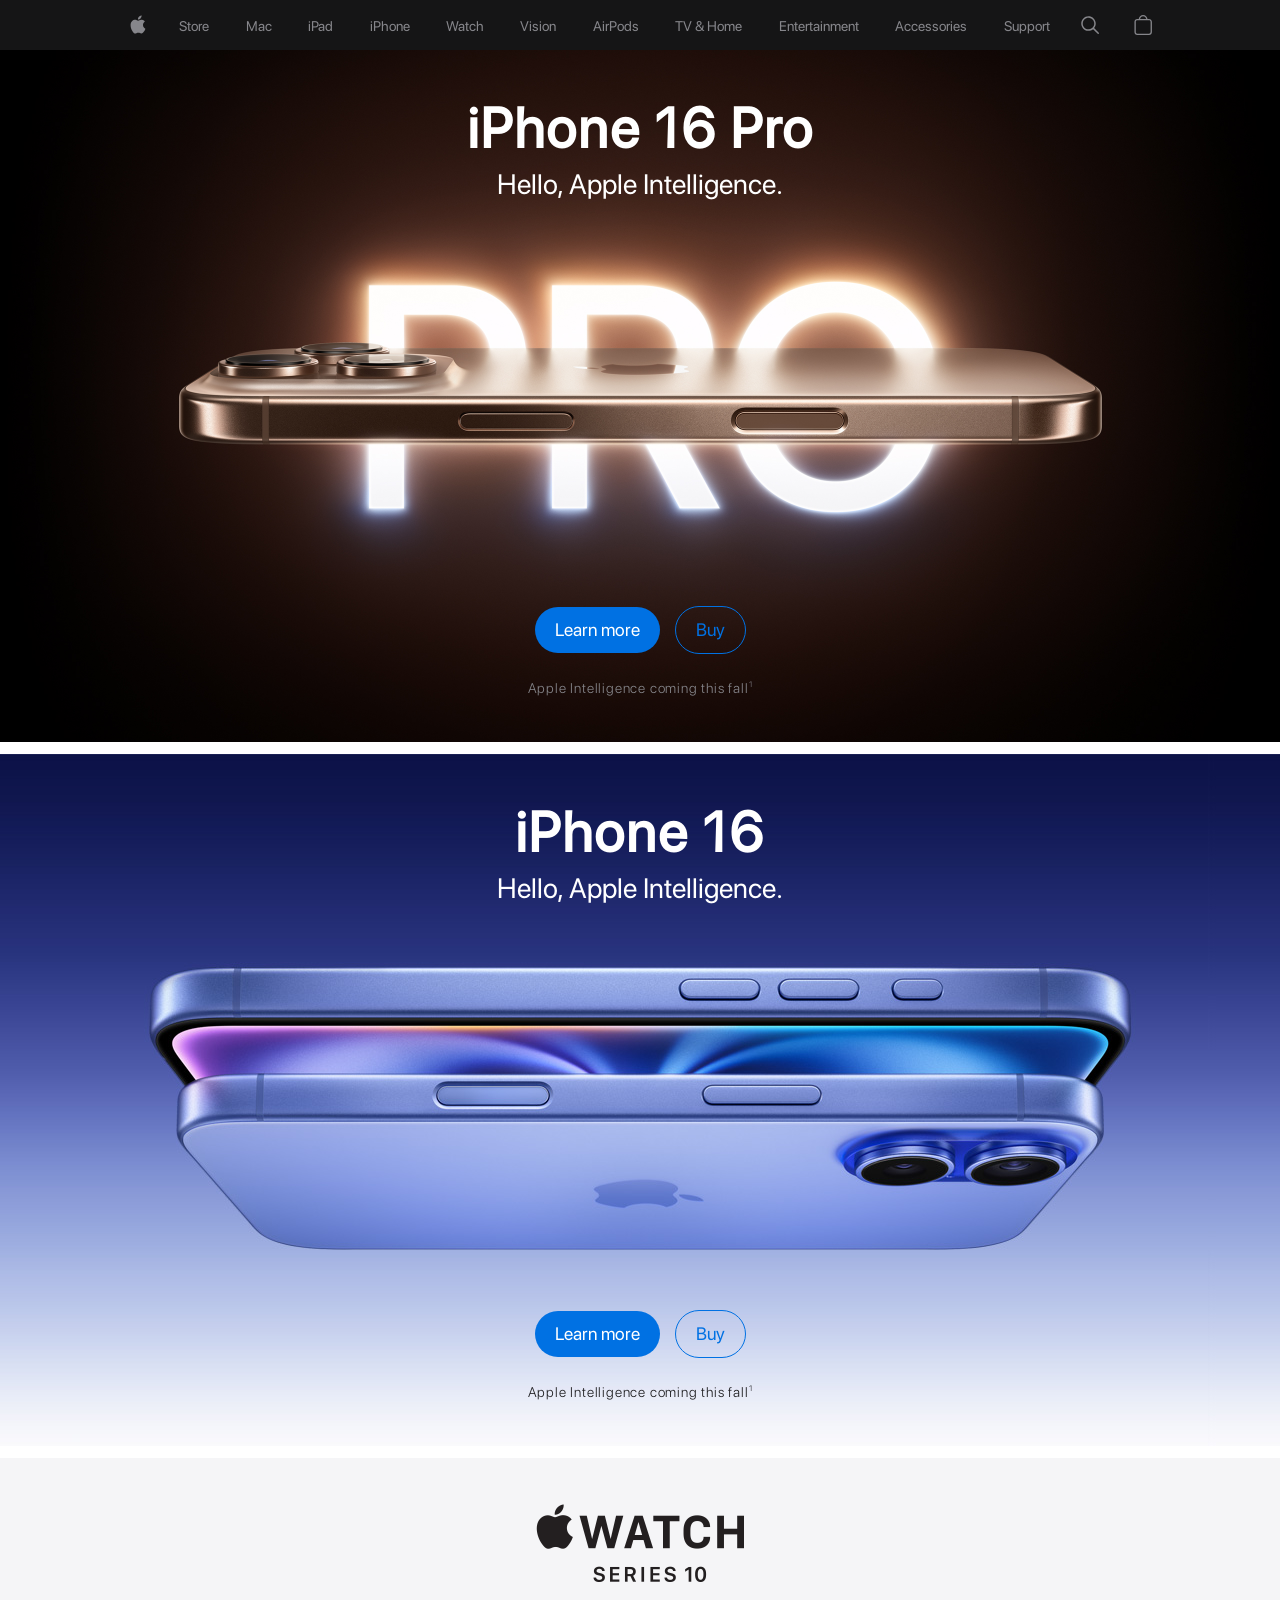
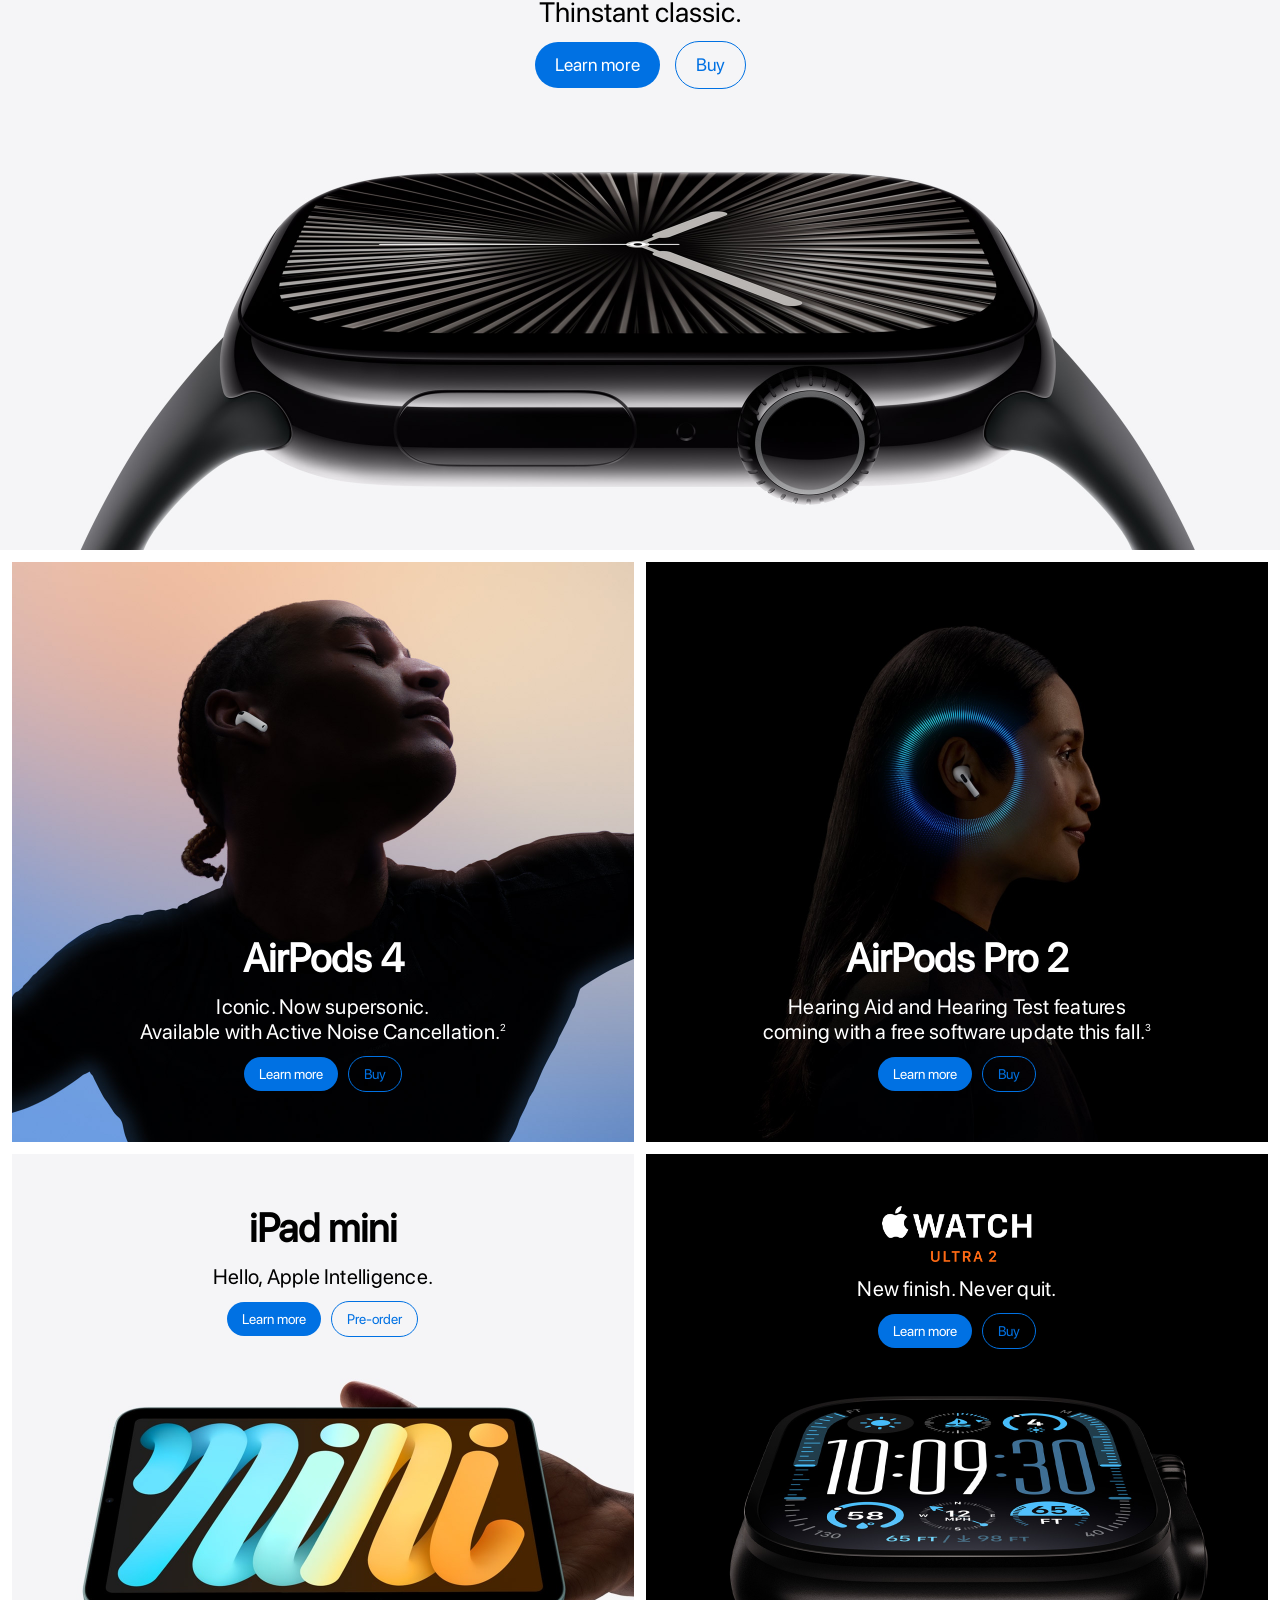
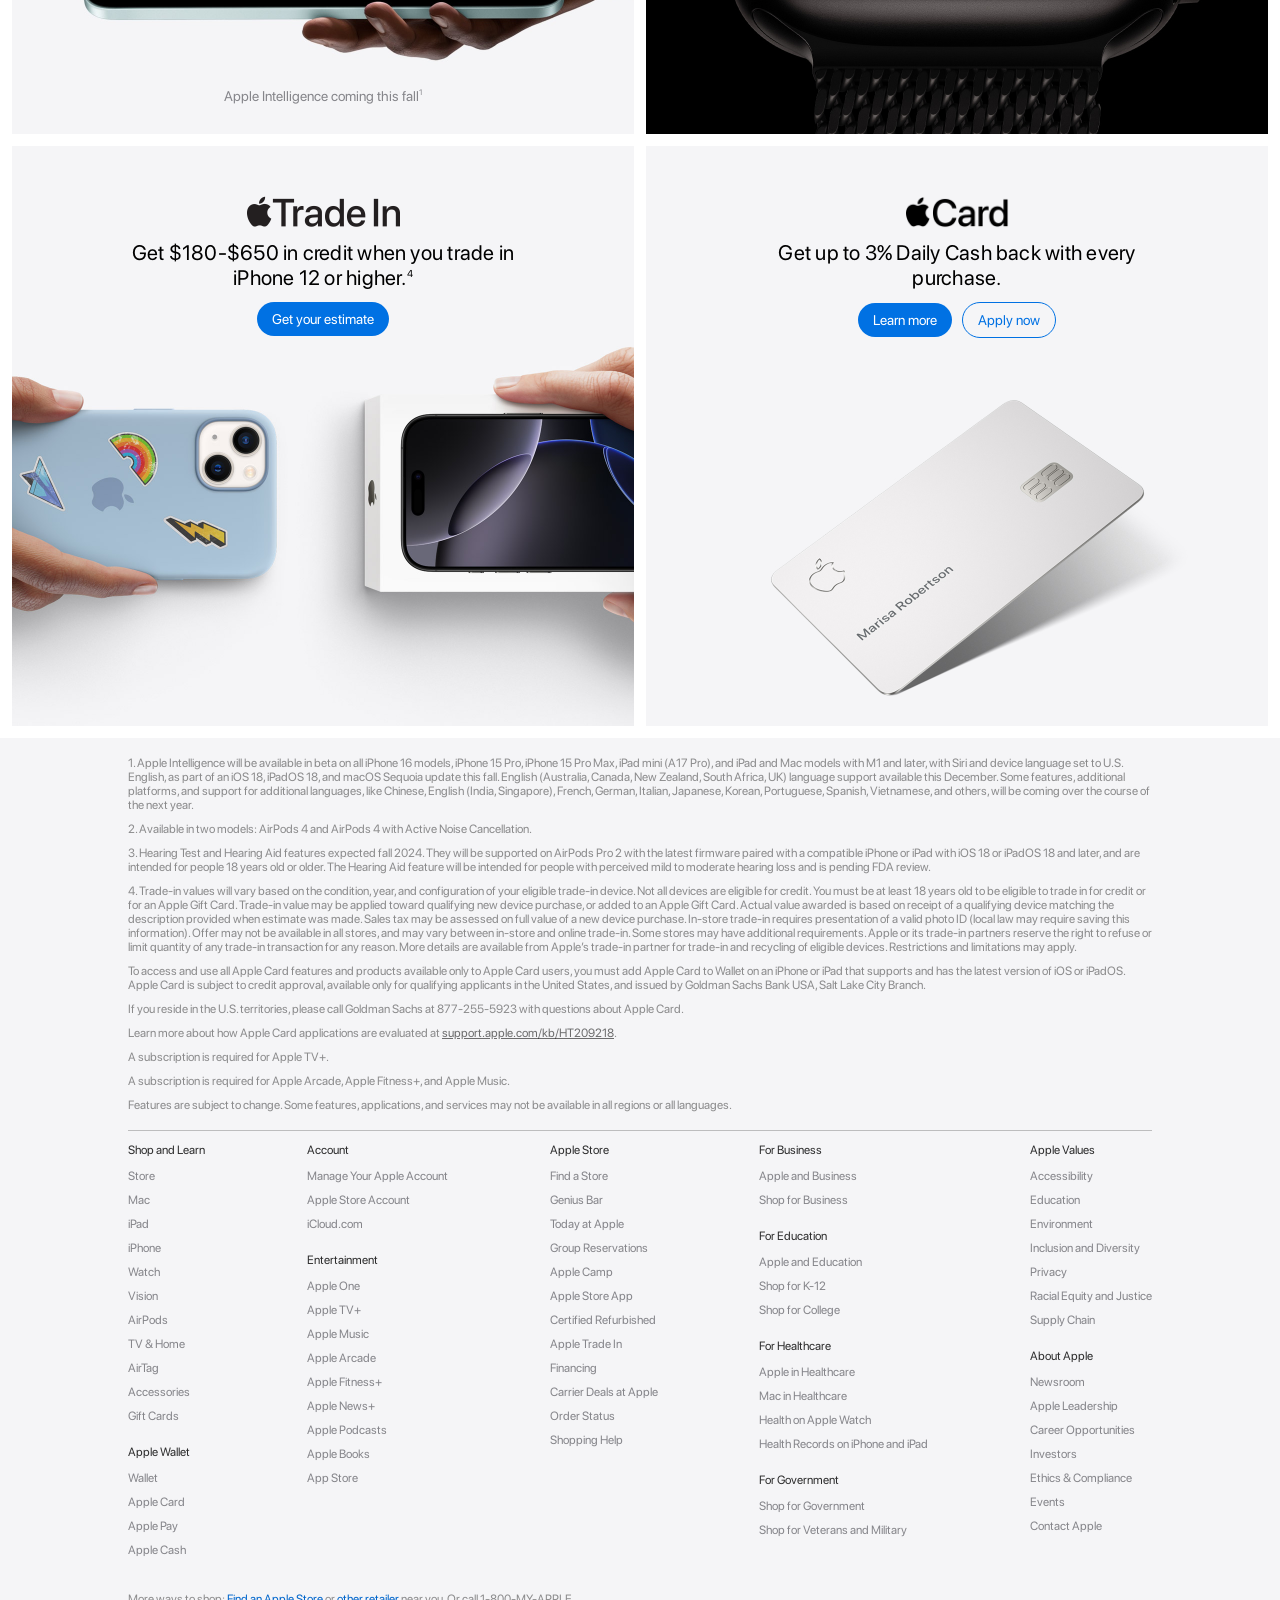
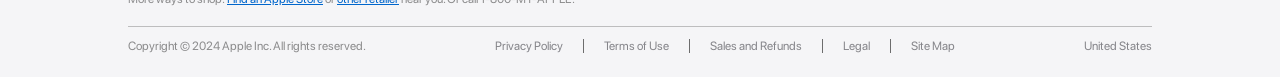
<file: index.html>
<!DOCTYPE html>
<html lang="en">
  <head>
    <meta charset="UTF-8" />
    <meta http-equiv="X-UA-Compatible" content="IE=edge" />
    <meta name="viewport" content="width=device-width, initial-scale=1.0" />
    <title>Apple</title>
    <link rel="stylesheet" href="style.css" />
  </head>
  <body>
    <header>
      <div class="container">
        <div class="header-wrapper">
          <a href="#" class="header-icon logo"> </a>
          <ul class="header-list">
            <li><a href="#" class="header-item">Store</a></li>
            <li><a href="#" class="header-item">Mac</a></li>
            <li><a href="#" class="header-item">iPad</a></li>
            <li><a href="#" class="header-item">iPhone</a></li>
            <li><a href="#" class="header-item">Watch</a></li>
            <li><a href="#" class="header-item">Vision</a></li>
            <li><a href="#" class="header-item">AirPods</a></li>
            <li><a href="#" class="header-item">TV & Home</a></li>
            <li><a href="#" class="header-item">Entertainment</a></li>
            <li><a href="#" class="header-item">Accessories</a></li>
            <li><a href="#" class="header-item">Support</a></li>
          </ul>
          <a href="#" class="header-icon loop"></a>
          <a href="#" class="header-icon bag"></a>
          <button class="burger">
            <div class="burger-row"></div>
            <div class="burger-row"></div>
          </button>
        </div>
      </div>
    </header>
    <section class="product-section">
      <div class="iphone-16-pro product-row">
        <div class="product-up">
          <h1 class="product-title">iPhone 16 Pro</h1>
          <p class="product-subtitle">Hello, Apple Intelligence.</p>
        </div>
        <div class="product-bottom">
          <div class="product-buttons">
            <a href="#" class="a-btn fill-btn blue">Learn more</a>
            <a href="#" class="a-btn outline-btn blue">Buy</a>
          </div>

          <p class="product-subtitle">
            Apple Intelligence coming this fall<sup>1</sup>
          </p>
        </div>
      </div>
      <div class="iphone-16 product-row">
        <div class="product-up">
          <h1 class="product-title">iPhone 16</h1>
          <p class="product-subtitle">Hello, Apple Intelligence.</p>
        </div>
        <div class="product-bottom">
          <div class="product-buttons">
            <a href="#" class="a-btn fill-btn blue">Learn more</a>
            <a href="#" class="a-btn outline-btn blue">Buy</a>
          </div>

          <p class="product-subtitle">
            Apple Intelligence coming this fall<sup>1</sup>
          </p>
        </div>
      </div>
      <div class="watch-series-10 product-row">
        <div class="watch-series-10-wrapper">
          <img
            src="images/hero_logo_apple_watch_series_10__dla4dkv1wfue_largetall_2x.png"
            alt=""
            class="watch-series-10-img"
          />
          <p class="product-subtitle">Thinstant classic.</p>
          <div class="product-buttons">
            <a href="#" class="a-btn fill-btn blue">Learn more</a>
            <a href="#" class="a-btn outline-btn blue">Buy</a>
          </div>
        </div>
      </div>
    </section>
    <section class="mini-section">
      <div class="AirPods-4 mini-product mini-bottom">
        <div class="mini-product-wrapper">
          <h2 class="mini-product-title">AirPods 4</h2>
          <p class="mini-product-subtitle">
            Iconic. Now supersonic. Available&nbsp;with&nbsp;Active Noise
            Cancellation.<sup>2</sup>
          </p>
          <div class="product-buttons">
            <a href="#" class="a-btn fill-btn blue">Learn more</a>
            <a href="#" class="a-btn outline-btn blue">Buy</a>
          </div>
        </div>
      </div>
      <div class="AirPods-Pro-2 mini-product mini-bottom">
        <div class="mini-product-wrapper">
          <h2 class="mini-product-title">AirPods&nbsp;Pro&nbsp;2</h2>
          <p class="mini-product-subtitle">
            Hearing&nbsp;Aid and Hearing&nbsp;Test features coming with a free
            software update this fall.<sup>3</sup>
          </p>
          <div class="product-buttons">
            <a href="#" class="a-btn fill-btn blue">Learn more</a>
            <a href="#" class="a-btn outline-btn blue">Buy</a>
          </div>
        </div>
      </div>
      <div class="iPad-mini mini-product mini-space-btw">
        <div class="mini-product-wrapper">
          <h2 class="mini-product-title">iPad mini</h2>
          <p class="mini-product-subtitle">Hello, Apple Intelligence.</p>
          <div class="product-buttons">
            <a href="#" class="a-btn fill-btn blue">Learn more</a>
            <a href="#" class="a-btn outline-btn blue">Pre-order</a>
          </div>
        </div>
        <p class="product-subtitle">
          Apple Intelligence coming this fall<sup>1</sup>
        </p>
      </div>
      <div class="watch-ultra-2 mini-product mini-space-btw">
        <div class="mini-product-wrapper">
          <img
            src="images/promo_logo_apple_watch_ultra2__ggg2x39rsvqu_large_2x.png"
            alt=""
          />
          <p class="mini-product-subtitle">New finish. Never quit.</p>
          <div class="product-buttons">
            <a href="#" class="a-btn fill-btn blue">Learn more</a>
            <a href="#" class="a-btn outline-btn blue">Buy</a>
          </div>
        </div>
      </div>
      <div class="trade-in mini-product mini-space-btw">
        <div class="mini-product-wrapper">
          <img
            src="images/promo_logo_iphone_tradein__7y3gtai5az66_large_2x.png"
            alt=""
          />
          <p class="mini-product-subtitle">
            Get $180-$650 in credit when you trade in iPhone&nbsp;12 or
            higher.<sup>4</sup>
          </p>
          <a href="#" class="a-btn fill-btn blue">Get your estimate</a>
        </div>
      </div>
      <div class="apple-card mini-product mini-space-btw">
        <div class="mini-product-wrapper">
          <img src="images/logo__dcojfwkzna2q_large_2x.png" alt="" />
          <p class="mini-product-subtitle">
            Get up to 3% Daily&nbsp;Cash back with every purchase.
          </p>
          <div class="product-buttons">
            <a href="#" class="a-btn fill-btn blue">Learn more</a>
            <a href="#" class="a-btn outline-btn blue">Apply now</a>
          </div>
        </div>
      </div>
    </section>
    <footer>
      <div class="container">
        <ul class="vocabulary">
          <li>
            1. Apple Intelligence will be available in beta on all iPhone 16
            models, iPhone 15 Pro, iPhone 15 Pro Max, iPad mini (A17 Pro), and
            iPad and Mac models with M1 and later, with Siri and device language
            set to U.S. English, as part of an iOS 18, iPadOS 18, and macOS
            Sequoia update this fall. English (Australia, Canada, New Zealand,
            South Africa, UK) language support available this December. Some
            features, additional platforms, and support for additional
            languages, like Chinese, English (India, Singapore), French, German,
            Italian, Japanese, Korean, Portuguese, Spanish, Vietnamese, and
            others, will be coming over the course of the next year.
          </li>
          <li>
            2. Available in two models: AirPods 4 and AirPods 4 with Active
            Noise Cancellation.
          </li>
          <li>
            3. Hearing Test and Hearing Aid features expected fall 2024. They
            will be supported on AirPods Pro 2 with the latest firmware paired
            with a compatible iPhone or iPad with iOS 18 or iPadOS 18 and later,
            and are intended for people 18 years old or older. The Hearing Aid
            feature will be intended for people with perceived mild to moderate
            hearing loss and is pending FDA review.
          </li>
          <li>
            4. Trade-in values will vary based on the condition, year, and
            configuration of your eligible trade-in device. Not all devices are
            eligible for credit. You must be at least 18 years old to be
            eligible to trade in for credit or for an Apple Gift Card. Trade-in
            value may be applied toward qualifying new device purchase, or added
            to an Apple Gift Card. Actual value awarded is based on receipt of a
            qualifying device matching the description provided when estimate
            was made. Sales tax may be assessed on full value of a new device
            purchase. In-store trade-in requires presentation of a valid photo
            ID (local law may require saving this information). Offer may not be
            available in all stores, and may vary between in-store and online
            trade-in. Some stores may have additional requirements. Apple or its
            trade-in partners reserve the right to refuse or limit quantity of
            any trade-in transaction for any reason. More details are available
            from Apple’s trade-in partner for trade-in and recycling of eligible
            devices. Restrictions and limitations may apply.
          </li>
          <li>
            To access and use all Apple Card features and products available
            only to Apple Card users, you must add Apple Card to Wallet on an
            iPhone or iPad that supports and has the latest version of iOS or
            iPadOS. Apple Card is subject to credit approval, available only for
            qualifying applicants in the United States, and issued by Goldman
            Sachs Bank USA, Salt Lake City Branch.
          </li>
          <li>
            If you reside in the U.S. territories, please call Goldman Sachs at
            877-255-5923 with questions about Apple Card.
          </li>
          <li>
            Learn more about how Apple Card applications are evaluated at
            <a href="#">support.apple.com/kb/HT209218</a>.
          </li>
          <li>A subscription is required for Apple TV+.</li>

          <li>
            A subscription is required for Apple Arcade, Apple Fitness+, and
            Apple Music.
          </li>
          <li>
            Features are subject to change. Some features, applications, and
            services may not be available in all regions or all languages.
          </li>
        </ul>
        <div class="footer-nav">
          <nav class="footer-nav-wrapper">
            <div class="footer-nav-column">
              <div class="shop-and-learn footer-cat">
                <h3 class="footer-column-h">Shop and Learn</h3>
                <ul class="footer-column-items">
                  <li><a href="#">Store</a></li>
                  <li><a href="#">Mac</a></li>
                  <li><a href="#">iPad</a></li>
                  <li><a href="#">iPhone</a></li>
                  <li><a href="#">Watch</a></li>
                  <li><a href="#">Vision</a></li>
                  <li><a href="#">AirPods</a></li>
                  <li><a href="#">TV & Home</a></li>
                  <li><a href="#">AirTag</a></li>
                  <li><a href="#">Accessories</a></li>
                  <li><a href="#">Gift Cards</a></li>
                </ul>
              </div>
              <div class="apple-wallet footer-cat">
                <h3 class="footer-column-h">Apple Wallet</h3>
                <ul class="footer-column-items">
                  <li><a href="#">Wallet </a></li>
                  <li><a href="#">Apple Card</a></li>
                  <li><a href="#">Apple Pay</a></li>
                  <li><a href="#">Apple Cash</a></li>
                </ul>
              </div>
            </div>
            <div class="footer-nav-column">
              <div class="account footer-cat">
                <h3 class="footer-column-h">Account</h3>
                <ul class="footer-column-items">
                  <li><a href="#">Manage Your Apple Account</a></li>
                  <li><a href="#">Apple Store Account</a></li>
                  <li><a href="#">iCloud.com</a></li>
                </ul>
              </div>
              <div class="entertainment footer-cat">
                <h3 class="footer-column-h">Entertainment</h3>
                <ul class="footer-column-items">
                  <li><a href="#">Apple One</a></li>
                  <li><a href="#">Apple TV+</a></li>
                  <li><a href="#">Apple Music</a></li>
                  <li><a href="#">Apple Arcade</a></li>
                  <li><a href="#">Apple Fitness+</a></li>
                  <li><a href="#">Apple News+</a></li>
                  <li><a href="#">Apple Podcasts</a></li>
                  <li><a href="#">Apple Books</a></li>
                  <li><a href="#">App Store</a></li>
                </ul>
              </div>
            </div>
            <div class="footer-nav-column">
              <div class="apple-store footer-cat">
                <h3 class="footer-column-h">Apple Store</h3>
                <ul class="footer-column-items">
                  <li><a href="#">Find a Store</a></li>
                  <li><a href="#">Genius Bar</a></li>
                  <li><a href="#">Today at Apple</a></li>
                  <li><a href="#">Group Reservations</a></li>
                  <li><a href="#">Apple Camp</a></li>
                  <li><a href="#">Apple Store App</a></li>
                  <li><a href="#">Certified Refurbished</a></li>
                  <li><a href="#">Apple Trade In</a></li>
                  <li><a href="#">Financing</a></li>
                  <li><a href="#">Carrier Deals at Apple</a></li>
                  <li><a href="#">Order Status</a></li>
                  <li><a href="#">Shopping Help</a></li>
                </ul>
              </div>
            </div>
            <div class="footer-nav-column">
              <div class="for-business footer-cat">
                <h3 class="footer-column-h">For Business</h3>
                <ul class="footer-column-items">
                  <li><a href="#">Apple and Business</a></li>
                  <li><a href="#">Shop for Business</a></li>
                </ul>
              </div>
              <div class="for-education footer-cat">
                <h3 class="footer-column-h">For Education</h3>
                <ul class="footer-column-items">
                  <li><a href="#">Apple and Education</a></li>
                  <li><a href="#">Shop for K-12</a></li>
                  <li><a href="#">Shop for College</a></li>
                </ul>
              </div>
              <div class="for-healthcare footer-cat">
                <h3 class="footer-column-h">For Healthcare</h3>
                <ul class="footer-column-items">
                  <li><a href="#">Apple in Healthcare</a></li>
                  <li><a href="#">Mac in Healthcare</a></li>
                  <li><a href="#">Health on Apple Watch</a></li>
                  <li><a href="#">Health Records on iPhone and iPad</a></li>
                </ul>
              </div>
              <div class="for-government footer-cat">
                <h3 class="footer-column-h">For Government</h3>
                <ul class="footer-column-items">
                  <li><a href="#">Shop for Government</a></li>
                  <li><a href="#">Shop for Veterans and Military</a></li>
                </ul>
              </div>
            </div>
            <div class="footer-nav-column">
              <div class="apple-values footer-cat">
                <h3 class="footer-column-h">Apple Values</h3>
                <ul class="footer-column-items">
                  <li><a href="#">Accessibility</a></li>
                  <li><a href="#">Education</a></li>
                  <li><a href="#">Environment</a></li>
                  <li><a href="#">Inclusion and Diversity</a></li>
                  <li><a href="#">Privacy</a></li>
                  <li><a href="#">Racial Equity and Justice</a></li>
                  <li><a href="#">Supply Chain </a></li>
                </ul>
              </div>
              <div class="about-apple footer-cat">
                <h3 class="footer-column-h">About Apple</h3>
                <ul class="footer-column-items">
                  <li><a href="#">Newsroom</a></li>
                  <li><a href="#">Apple Leadership</a></li>
                  <li><a href="#">Career Opportunities</a></li>
                  <li><a href="#">Investors</a></li>
                  <li><a href="#">Ethics & Compliance</a></li>
                  <li><a href="#">Events</a></li>
                  <li><a href="#">Contact Apple</a></li>
                </ul>
              </div>
            </div>
          </nav>
          <p class="more-ways">
            More ways to shop: <a href="#">Find an Apple Store</a> or
            <a href="#">other retailer</a> near you. Or call 1-800-MY-APPLE.
          </p>
        </div>
        <div class="footer-bottom">
          <p>Copyright © 2024 Apple Inc. All rights reserved.</p>
          <ul class="footer-bottom-wrapper" >
            <li><a href="#">Privacy Policy</a></li>
            <li><a href="#">Terms of Use</a></li>
            <li><a href="#">Sales and Refunds</a></li>
            <li><a href="#">Legal</a></li>
            <li><a href="#">Site Map</a></li>
          </ul>
          <a href="#">United States</a>
        </div>
      </div>
    </footer>
    <script src="script.js"></script>
  </body>
</html>
</file>
<file: style.css>
@font-face {
  font-family: "SF-Pro-Display";
  src: url(fonts/SF-Pro-Display-Regular.otf);
}
@font-face {
  font-family: "SF-Pro-Display light";
  src: url(fonts/SF-Pro-Display-Light.otf);
}

body {
  margin: 0;
  padding: 0;
  font-family: "SF-Pro-Display";
}
body::before {
  display: block;
  height: 50px;
  width: 100%;
  content: "";
  background-color: #181818;
}
.container {
  max-width: 1024px;
  margin: 0 auto;
  padding: 0 10px;
}
header {
  position: fixed;
  width: 100%;
  top: 0;
  left: 0;
  background-color: rgba(22, 22, 23, 0.8);
  backdrop-filter: blur(6px);
}

a {
  text-decoration: none;
  color: #86868b;
}
.a-btn {
  padding: 10px 20px;
  border-radius: 30px;
  font-size: 18px;
  font-weight: 400;
  line-height: 1.43;
  transition: 0.2s color ease-in-out, 0.2s background ease-in-out;
}
.fill-btn.blue {
  background-color: #0071e3;
  color: white;
}
.fill-btn.white {
  background-color: white;
  color: black;
}
.fill-btn.blue:hover {
  background-color: #0058b1;
}
.outline-btn.blue {
  background-color: transparent;
  border: #0071e3 solid 1.5px;
  color: #0071e3;
}
.outline-btn.blue:hover {
  background-color: #0071e3;
  color: white;
}
.header-wrapper {
  display: flex;
  justify-content: space-between;
  align-items: center;
  height: 50px;
}
.header-list {
  display: flex;
  width: 85%;
  align-items: center;
  justify-content: space-between;
  list-style-type: none;
  padding: 0;
  margin: 0;
}
.burger {
  background: none;
  display: none;
  align-items: center;
  flex-direction: column;
  justify-content: center;
  grid-gap: 6px;
  width: 30px;
  aspect-ratio: 1;
  position: relative;
  border: none;
}
.burger-row {
  position: absolute;
  width: 100%;
  height: 2.5px;
  border-radius: 30px;
  background-color: #86868b;
  transition: transform 0.25s ease-in-out;
}
.burger-row:first-child {
  top: 30%;
}
.burger-row:last-child {
  top: 60%;
}
.burger.active .burger-row:first-child {
  top: auto;
  transform: rotate(45deg);
}
.burger.active .burger-row:last-child {
  top: auto;
  transform: rotate(-45deg);
}
.header-item {
  font-size: 14px;
  font-weight: 300;
  transition: 0.2s color ease-in-out;
}
.header-item:hover {
  color: white;
}
.header-icon {
  width: 20px;
  aspect-ratio: 1;
  background-position: center;
  background-size: contain;
  background-repeat: no-repeat;
  transition: 0.2s background ease-in-out;
}
.logo {
  background-image: url(images/logo\ unactive.svg);
}
.logo:hover {
  background-image: url(images/logo.svg);
}
.loop {
  background-image: url(images/loop\ unactive.svg);
}
.loop:hover {
  background-image: url(images/loop.svg);
}
.bag {
  background-image: url(images/bag\ unactive.svg);
}
.bag:hover {
  background-image: url(images/bag.svg);
}

.product-section {
  display: grid;
  grid-auto-flow: row;
  grid-auto-rows: 692px;
  grid-gap: 12px;
  width: 100%;
  text-align: center;
}

.product-row {
  padding: 45px 0;
  display: flex;
  flex-direction: column;
  justify-content: space-between;
}
.iphone-16-pro {
  background-image: url(images/hero-phone16pro.jpg);
}
.iphone-16 {
  background-image: url(images/hero_iphone16.jpg);
}
.watch-series-10 {
  background-image: url(images/hero_apple_watch_series_10_avail_lte__esu66gaw6dci_largetall_2x.jpg);
}
.watch-series-10-wrapper {
  display: flex;
  flex-direction: column;
  align-items: center;
  text-align: center;
  grid-gap: 12px;
  width: 100%;
}
.watch-series-10 p {
  color: black;
}
.watch-series-10-img {
  height: 80px;
}
.iphone-16-pro,
.iphone-16,
.watch-series-10 {
  display: flex;
  flex-direction: column;
  align-items: center;
  background-position: center;
  background-size: cover;
  background-repeat: no-repeat;
}
.product-title {
  color: white;
  font-size: 56px;
  letter-spacing: 2px;
  margin: 0 0 5px;
}
.product-subtitle {
  color: white;
  font-size: 28px;
  margin: 0;
}
.iphone-16 .product-bottom .product-subtitle {
  color: #1d1d1f;
}
.product-bottom {
  display: flex;
  flex-direction: column;
  justify-content: center;
  align-items: center;
}
.product-bottom .product-subtitle {
  font-size: 14px;
  font-family: "SF-Pro-Display light";
  letter-spacing: 0.8px;
  line-height: 1.3;
  margin-top: 25px;
  color: #86868b;
}
.product-subtitle sup {
  font-size: 8px;
}
.product-buttons {
  display: flex;
  grid-gap: 15px;
  align-items: center;
  justify-content: center;
}

.mini-section {
  padding: 12px;
  display: grid;
  grid-template-columns: repeat(2, 1fr);
  grid-auto-rows: 580px;
  grid-gap: 12px;
}
.AirPods-4 {
  background-image: url(images/promo_airpods_4_avail__bl22kvpg6ez6_large_2x.jpg);
}
.AirPods-Pro-2 {
  background-image: url(images/promo_airpods_pro_2_avail__vkitqi3okwie_large_2x.jpg);
}
.iPad-mini {
  background-image: url(images/promo_ipad_mini_announce__dnt5vgkh34uq_large_2x.jpg);
}
.watch-ultra-2 {
  background-image: url(images/promo_apple_watch_ultra2_avail__dyawbjw9cowi_large_2x.jpg);
}
.trade-in {
  background-image: url(images/promo_iphone_tradein__bugw15ka691e_large_2x.jpg);
}
.apple-card {
  background-image: url(images/promo_apple_card__5cm7draujpey_large_2x.jpg);
}
.mini-product {
  display: flex;
  flex-direction: column;
  align-items: center;
  text-align: center;
  background-position: center;
  background-size: cover;
  background-repeat: no-repeat;
  color: white;
}
.mini-product.iPad-mini,
.mini-product.trade-in,
.mini-product.apple-card {
  color: black;
}
.mini-product .a-btn {
  padding: 7px 15px;
  font-size: 14px;
}
.mini-product .product-subtitle {
  color: #86868b;
  font-size: 14px;
  padding-bottom: 30px;
}
.mini-product .product-buttons {
  grid-gap: 10px;
}
.mini-product-wrapper {
  max-width: 395px;
  display: flex;
  align-items: center;
  flex-direction: column;
  grid-gap: 12px;
  padding: 0 0 50px;
}
.mini-space-btw .mini-product-wrapper {
  padding: 0;
  padding-top: 50px;
}
.mini-product-title {
  margin: 0;
  font-size: 40px;
}
.mini-product-subtitle {
  margin: 0;
  font-size: 21px;
  letter-spacing: 0.011em;
}
.mini-product-subtitle sup {
  font-size: 10px;
}
.mini-bottom {
  justify-content: end;
}
.mini-space-btw {
  justify-content: space-between;
}
.watch-ultra-2 img {
  height: 60px;
}
.trade-in img,
.apple-card img {
  height: 32px;
}

footer {
  background-color: #f5f5f7;
  width: 100%;
  font-size: 12px;
  color: #0000006e;
}
.footer-nav {
  border-bottom: solid 1px #0000003b;
}
footer a:hover {
  text-decoration: underline;
}
.footer-nav-wrapper {
  display: flex;
  justify-content: space-between;
}
.vocabulary {
  font-size: 12px;
  list-style-type: none;
  margin: 0;
  padding: 0;
  border-bottom: solid 1px #0000003b;
  padding: 18px 0 8px;
}
.vocabulary a {
  color: #0000008e;
  text-decoration: underline;
}
.vocabulary li {
  padding-bottom: 10px;
}
.footer-nav-column {
  display: flex;
  flex-direction: column;
  grid-gap: 10px;
}
.footer-column-h {
  font-size: 12px;
  color: #000000d0;
  font-weight: normal;
}
.footer-column-items {
  display: flex;
  flex-direction: column;
  padding: 0;
  margin: 0;
  list-style-type: none;
  font-size: 12px;
  grid-gap: 10px;
}
.more-ways {
  margin: 0;
  padding: 35px 0 20px;
}
.more-ways a {
  color: #0066cc;
  text-decoration: underline;
}
.footer-bottom {
  display: flex;
  align-items: center;
  justify-content: space-between;
  padding-bottom: 12px;
}
.footer-bottom-wrapper {
  margin: 0;
  padding: 0;
  display: flex;
  align-items: center;
  justify-content: space-between;
  list-style-type: none;
}
.footer-bottom-wrapper li {
  padding: 0 20px;
}
.footer-bottom-wrapper li:not(:last-child) {
  border-right: solid 1px #0000008e;
}
@media (max-width: 1024px) {
  .container {
    max-width: 768px;
  }
  .iphone-16-pro {
    background-image: url(images/hero_iphone16pro_2x.jpg);
  }
  .iphone-16 {
    background-image: url(images/hero_iphone16_2x.jpg);
  }
  .watch-series-10 {
    background-image: url(images/hero_apple_watch_series_10_2x.jpg);
  }
  .AirPods-4 {
    background-image: url(images/promo_airpods_4_2x.jpg);
  }
  .AirPods-Pro-2 {
    background-image: url(images/promo_airpods_pro_2_2x.jpg);
  }
  .iPad-mini {
    background-image: url(images/promo_ipad_mini_announce_2x.jpg);
  }
  .watch-ultra-2 {
    background-image: url(images/promo_apple_watch_ultra2_avail__dyawbjw9cowi_medium_2x.jpg);
  }
  .trade-in {
    background-image: url(images/promo_iphone_tradein_2x.jpg);
  }
  .apple-card {
    background-image: url(images/promo_apple_card_2x.jpg);
  }
}
@media (max-width: 840px) {
  .burger {
    display: flex;
  }
  .iphone-16-pro {
    background-image: url(images/hero_iphone16pro_mob.jpg);
  }
  .iphone-16 {
    background-image: url(images/hero_iphone16_mob.jpg);
  }
  .watch-series-10 {
    background-image: url(images/hero_apple_watch_series_10_mob.jpg);
  }
  .AirPods-4 {
    background-image: url(images/promo_airpods_4_2x.jpg);
  }
  .AirPods-Pro-2 {
    background-image: url(images/promo_airpods_pro_2_2x.jpg);
  }
  .iPad-mini {
    background-image: url(images/promo_ipad_mini_announce_2x.jpg);
  }
  .watch-ultra-2 {
    background-image: url(images/promo_apple_watch_ultra2_avail__dyawbjw9cowi_medium_2x.jpg);
  }
  .trade-in {
    background-image: url(images/promo_iphone_tradein_2x.jpg);
  }
  .apple-card {
    background-image: url(images/promo_apple_card_2x.jpg);
  }
  .header-list {
    position: fixed;
    top: -100vh;
    left: 0;
    width: 100%;
    height: calc(100vh - 50px);
    align-items: start;
    flex-direction: column;
    background-color: #161617;
    justify-content: start;
    grid-gap: 20px;
    transition: 1s ease-in-out top, 0.8s ease-in-out opacity;
    padding: 50px 50px 0;
    backdrop-filter: blur(10px);
    opacity: 0.9;
  }
  .header-list.active {
    top: 0;
    opacity: 1;
  }
  .header-item {
    font-size: 30px;
    color: white;
  }
  .footer-nav-wrapper {
    flex-direction: column;
  }
  .vocabulary {
    font-size: 14px;
  }
  .footer-column-items {
    height: 0;
    overflow: hidden;
    transition: height 0.3s ease-in-out;
    font-size: 14px;
  }
  .footer-column-h {
    font-size: 16px;
  }
  .footer-nav-column {
    grid-gap: 0;
  }
  .more-ways {
    font-size: 16px;
  }
  .footer-bottom {
    flex-direction: column;
    grid-gap: 18px;
  }
  .footer-bottom p {
    margin-bottom: 0;
  }
  .footer-bottom-wrapper li {
    padding: 10px;
  }
}
@media (max-width: 640px) {
  .mini-section {
    padding: 12px 0;
    grid-template-columns: 1fr;
  }
  .vocabulary {
    display: none;
  }
  .footer-nav {
    padding-top: 15px;
  }
  .product-title {
    font-size: 42px;
  }
  .product-subtitle {
    font-size: 21px;
  }
  .a-btn {
    font-size: 16px;
  }
}
@media (max-width: 425px) {
  .product-title {
    font-size: 36px;
  }
  .product-subtitle {
    font-size: 18px;
  }
  .mini-product-title{
    font-size: 36px;
  }
  .mini-product-subtitle{
    font-size: 18px;
  }
  .mini-product .a-btn{
    font-size: 16px;
  }
}
</file>
